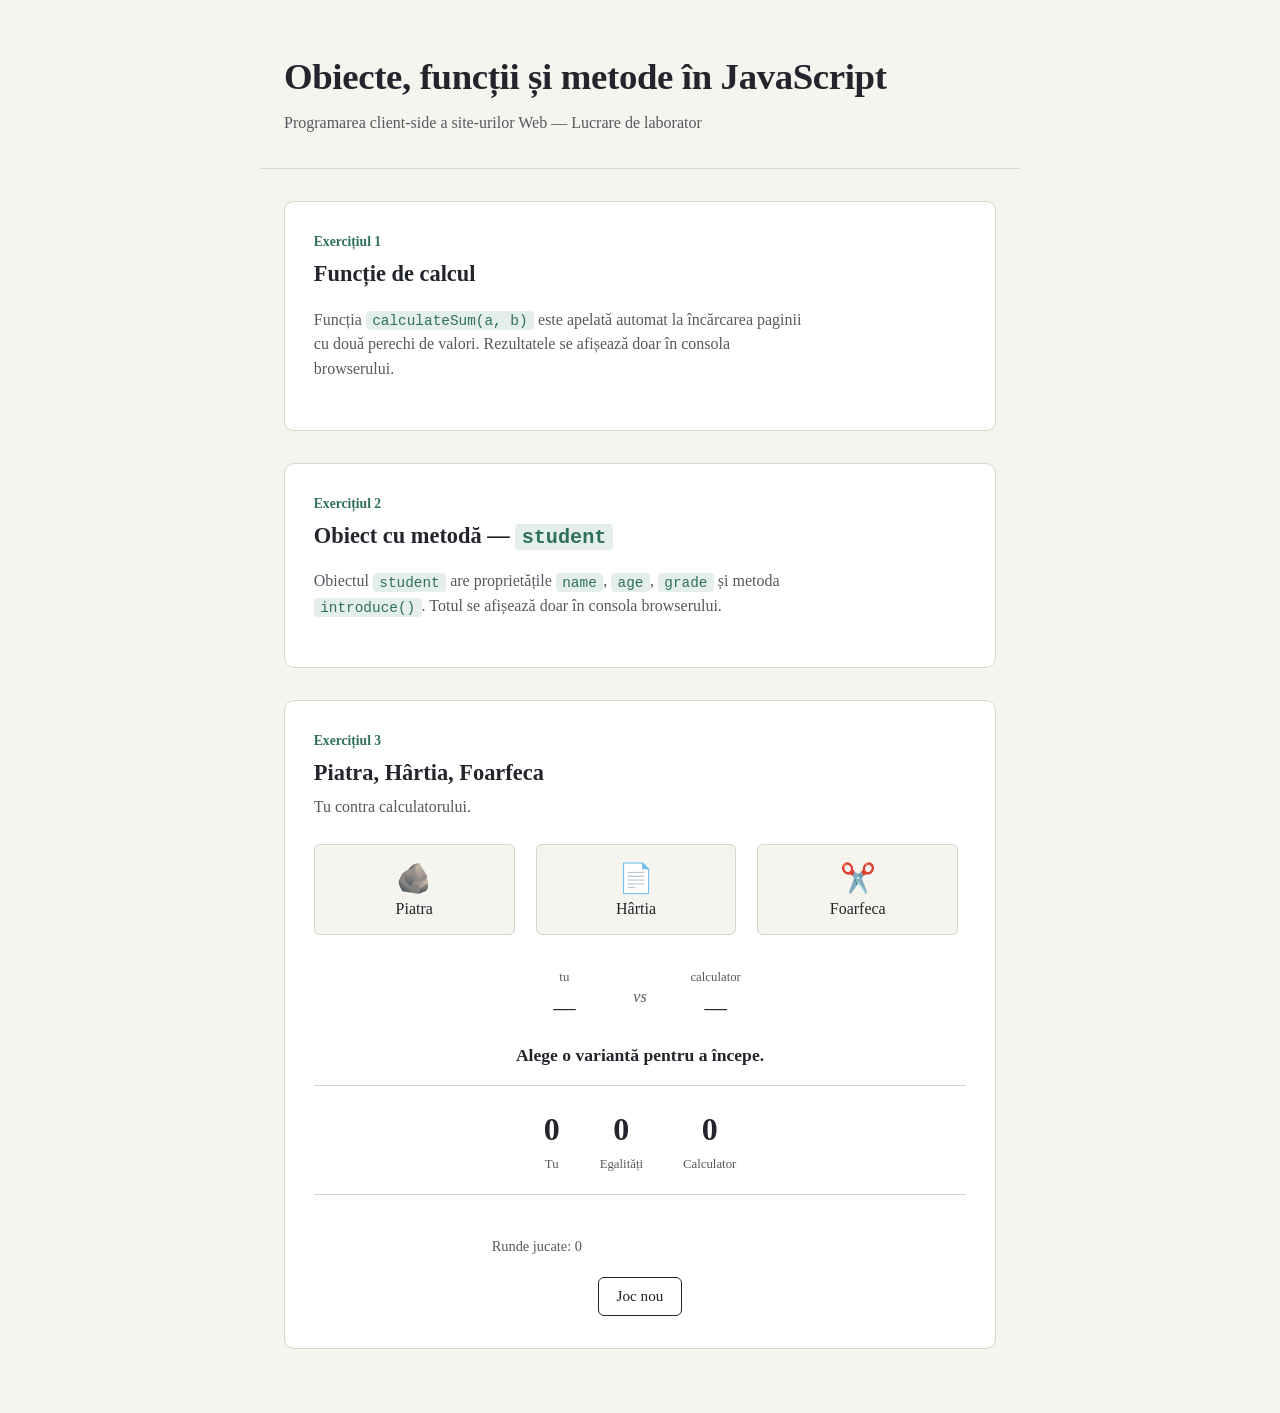
<file: Lab 3/index.html>
<!DOCTYPE html>
<html lang="ro">
<head>
<meta charset="UTF-8">
<meta name="viewport" content="width=device-width, initial-scale=1.0">
<title>Laborator JS — Funcții, Obiecte, Metode</title>
<link rel="stylesheet" href="style.css">
</head>
<body>

  <header class="page-header">
    <h1>Obiecte, funcții și metode în JavaScript</h1>
    <p class="subtitle">Programarea client-side a site-urilor Web — Lucrare de laborator</p>
  </header>

  <main>


    <section class="card" id="ex1">
      <div class="card-label">Exercițiul 1</div>
      <h2>Funcție de calcul</h2>
      <p>Funcția <code>calculateSum(a, b)</code> este apelată automat la încărcarea paginii cu două perechi de valori. Rezultatele se afișează doar în consola browserului.</p>
      
    </section>

   
    <section class="card" id="ex2">
      <div class="card-label">Exercițiul 2</div>
      <h2>Obiect cu metodă — <code>student</code></h2>
      <p>Obiectul <code>student</code> are proprietățile <code>name</code>, <code>age</code>, <code>grade</code> și metoda <code>introduce()</code>. Totul se afișează doar în consola browserului.</p>
      
    </section>

  
    <section class="card game-card" id="ex3">
      <div class="card-label">Exercițiul 3</div>
      <h2>Piatra, Hârtia, Foarfeca</h2>
      <p class="game-tagline">Tu contra calculatorului.</p>

      <div class="choices">
        <button class="choice-btn" data-choice="piatra">
          <span class="emoji">🪨</span> Piatra
        </button>
        <button class="choice-btn" data-choice="hartia">
          <span class="emoji">📄</span> Hârtia
        </button>
        <button class="choice-btn" data-choice="foarfeca">
          <span class="emoji">✂️</span> Foarfeca
        </button>
      </div>

      <div class="round-display">
        <div class="round-side">
          <span class="round-label">Tu</span>
          <span id="playerChoice" class="round-value">—</span>
        </div>
        <div class="vs">vs</div>
        <div class="round-side">
          <span class="round-label">Calculator</span>
          <span id="computerChoice" class="round-value">—</span>
        </div>
      </div>

      <div id="roundResult" class="round-result">Alege o variantă pentru a începe.</div>

      <div class="score-board">
        <div class="score-item">
          <span class="score-number" id="playerScore">0</span>
          <span class="score-label">Tu</span>
        </div>
        <div class="score-item">
          <span class="score-number" id="drawScore">0</span>
          <span class="score-label">Egalități</span>
        </div>
        <div class="score-item">
          <span class="score-number" id="computerScore">0</span>
          <span class="score-label">Calculator</span>
        </div>
      </div>

      <p id="leaderMessage" class="leader-message"></p>
      <p id="roundsPlayed" class="rounds-played">Runde jucate: 0</p>

      <button id="newGameBtn" class="new-game-btn">Joc nou</button>
    </section>

  </main>

  <script src="script.js"></script>
</body>
</html>
</file>
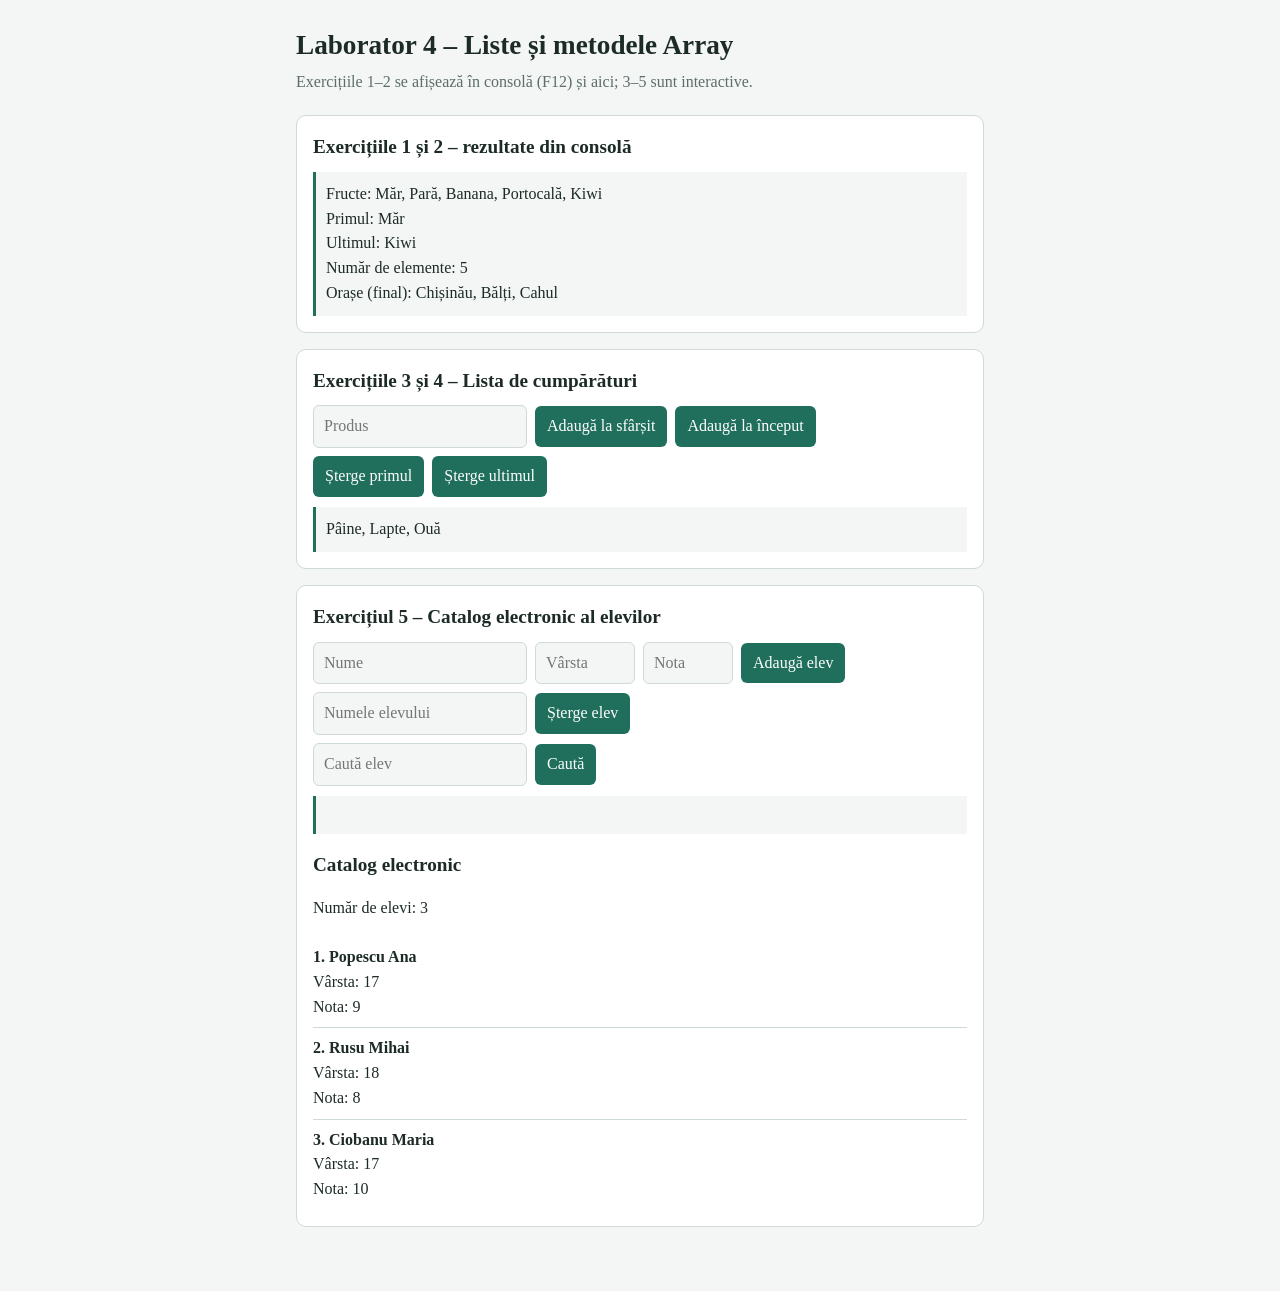
<file: lab 4/index.html>
<!DOCTYPE html>
<html lang="ro">
<head>
<meta charset="UTF-8">
<meta name="viewport" content="width=device-width, initial-scale=1">
<title>Laborator 4 – Liste și metodele Array</title>
<link rel="stylesheet" href="style.css">
</head>
<body>
<main>
<h1>Laborator 4 – Liste și metodele Array</h1>
<p class="sub">Exercițiile 1–2 se afișează în consolă (F12) și aici; 3–5 sunt interactive.</p>

<section>
<h2>Exercițiile 1 și 2 – rezultate din consolă</h2>
<div class="out" id="ex12"></div>
</section>

<section>
<h2>Exercițiile 3 și 4 – Lista de cumpărături</h2>
<div class="row">
<input id="produs" placeholder="Produs">
<button onclick="adaugaSfarsit()">Adaugă la sfârșit</button>
<button onclick="adaugaInceput()">Adaugă la început</button>
</div>
<div class="row">
<button onclick="stergePrimul()">Șterge primul</button>
<button onclick="stergeUltimul()">Șterge ultimul</button>
</div>
<div class="out" id="lista"></div>
</section>

<section>
<h2>Exercițiul 5 – Catalog electronic al elevilor</h2>
<div class="row">
<input id="nume" placeholder="Nume">
<input id="varsta" type="number" placeholder="Vârsta" style="width:100px">
<input id="nota" type="number" placeholder="Nota" style="width:90px">
<button onclick="adaugaElev()">Adaugă elev</button>
</div>
<div class="row">
<input id="numeSterge" placeholder="Numele elevului">
<button onclick="stergeElev()">Șterge elev</button>
</div>
<div class="row">
<input id="numeCauta" placeholder="Caută elev">
<button onclick="cautaElev()">Caută</button>
</div>
<div class="out" id="rezultat"></div>
<h2 style="margin-top:16px">Catalog electronic</h2>
<p id="numar"></p>
<div id="catalog"></div>
</section>
</main>

<script src="script.js"></script>
</body>
</html>
</file>
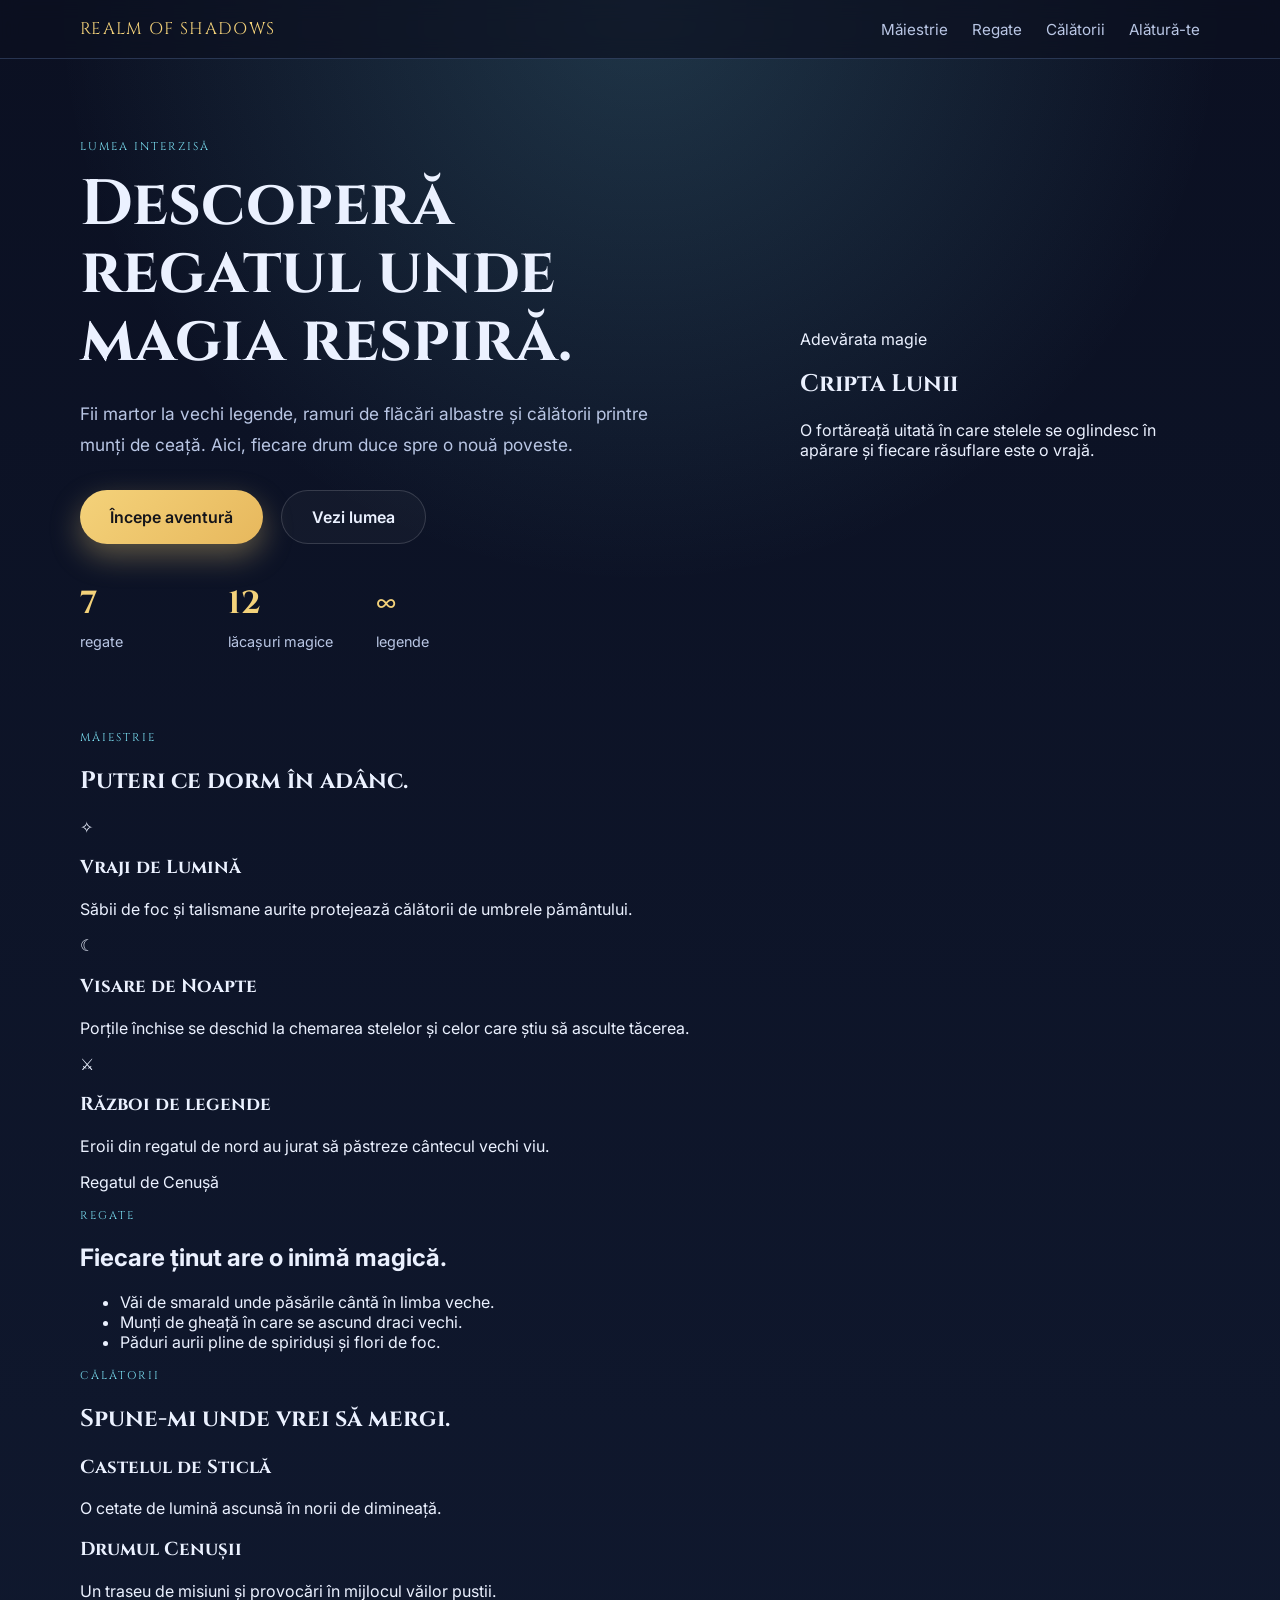
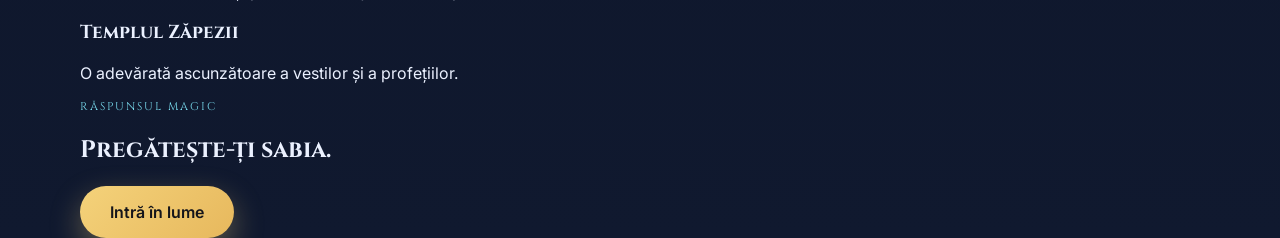
<file: Lab1/INDEX.HTML>
<!DOCTYPE html>
<html lang="ro">
  <head>
    <meta charset="UTF-8" />
    <meta name="viewport" content="width=device-width, initial-scale=1.0" />
    <title>Realm of Shadows</title>
    <meta
      name="description"
      content="Un mini site fantasy cu aventuri, magie și regate antice."
    />
    <link rel="preconnect" href="https://fonts.googleapis.com" />
    <link rel="preconnect" href="https://fonts.gstatic.com" crossorigin />
    <link
      href="https://fonts.googleapis.com/css2?family=Cinzel:wght@400;600;700&family=Inter:wght@400;500;600;700&display=swap"
      rel="stylesheet"
    />
    <link rel="stylesheet" href="style.css" />
  </head>
  <body>
    <header class="topbar">
      <div class="container nav">
        <div class="brand">Realm of Shadows</div>
        <nav>
          <a href="#magic">Măiestrie</a>
          <a href="#kingdoms">Regate</a>
          <a href="#quest">Călătorii</a>
          <a href="#join">Alătură-te</a>
        </nav>
      </div>
    </header>

    <main>
      <section class="hero">
        <div class="container hero-content">
          <div class="hero-text">
            <p class="eyebrow">Lumea interzisă</p>
            <h1>Descoperă regatul unde magia respiră.</h1>
            <p class="lead">
              Fii martor la vechi legende, ramuri de flăcări albastre și călătorii
              printre munți de ceață. Aici, fiecare drum duce spre o nouă poveste.
            </p>
            <div class="actions">
              <a class="btn primary" href="#join">Începe aventură</a>
              <a class="btn secondary" href="#magic">Vezi lumea</a>
            </div>
            <ul class="stats">
              <li><strong>7</strong><span>regate</span></li>
              <li><strong>12</strong><span>lăcașuri magice</span></li>
              <li><strong>∞</strong><span>legende</span></li>
            </ul>
          </div>

          <div class="hero-card">
            <div class="card-glow"></div>
            <div class="card-inner">
              <p class="label">Adevărata magie</p>
              <h2>Cripta Lunii</h2>
              <div class="seal">
               
              </div>
              <p>
                O fortăreață uitată în care stelele se oglindesc în apărare și
                fiecare răsuflare este o vrajă.
              </p>
            </div>
          </div>
        </div>
      </section>

      <section id="magic" class="panel">
        <div class="container">
          <div class="section-heading">
            <p class="eyebrow">Măiestrie</p>
            <h2>Puteri ce dorm în adânc.</h2>
          </div>

          <div class="cards three-col">
            <article class="feature-card">
              <span class="icon">✧</span>
              <h3>Vraji de Lumină</h3>
              <p>
                Săbii de foc și talismane aurite protejează călătorii de umbrele
                pământului.
              </p>
            </article>

            <article class="feature-card">
              <span class="icon">☾</span>
              <h3>Visare de Noapte</h3>
              <p>
                Porțile închise se deschid la chemarea stelelor și celor care știu să
                asculte tăcerea.
              </p>
            </article>

            <article class="feature-card">
              <span class="icon">⚔</span>
              <h3>Război de legende</h3>
              <p>
                Eroii din regatul de nord au jurat să păstreze cântecul vechi viu.
              </p>
            </article>
          </div>
        </div>
      </section>

      <section id="kingdoms" class="kingdoms">
        <div class="container two-col">
          <div class="image-block">
            <div class="forest-card">
              <p>Regatul de Cenușă</p>
            </div>
          </div>

          <div class="text-block">
            <p class="eyebrow">Regate</p>
            <h2>Fiecare ținut are o inimă magică.</h2>
            <ul>
              <li>Văi de smarald unde păsările cântă în limba veche.</li>
              <li>Munți de gheață în care se ascund draci vechi.</li>
              <li>Păduri aurii pline de spiriduși și flori de foc.</li>
            </ul>
          </div>
        </div>
      </section>

      <section id="quest" class="quest">
        <div class="container">
          <div class="section-heading center">
            <p class="eyebrow">Călătorii</p>
            <h2>Spune-mi unde vrei să mergi.</h2>
          </div>

          <div class="quest-grid">
            <div class="quest-box">
              <h3>Castelul de Sticlă</h3>
              <p>O cetate de lumină ascunsă în norii de dimineață.</p>
            </div>
            <div class="quest-box dark">
              <h3>Drumul Cenușii</h3>
              <p>Un traseu de misiuni și provocări în mijlocul văilor pustii.</p>
            </div>
            <div class="quest-box">
              <h3>Templul Zăpezii</h3>
              <p>O adevărată ascunzătoare a vestilor și a profețiilor.</p>
            </div>
          </div>
        </div>
      </section>
    </main>

    <footer id="join" class="footer">
      <div class="container footer-inner">
        <div>
          <p class="eyebrow">Răspunsul magic</p>
          <h2>Pregătește-ți sabia.</h2>
        </div>
        <a class="btn primary" id="enter-world" href="#">Intră în lume</a>
      </div>
    </footer>
    <script src="../script.js"></script>
  </body>
</html>
</file>
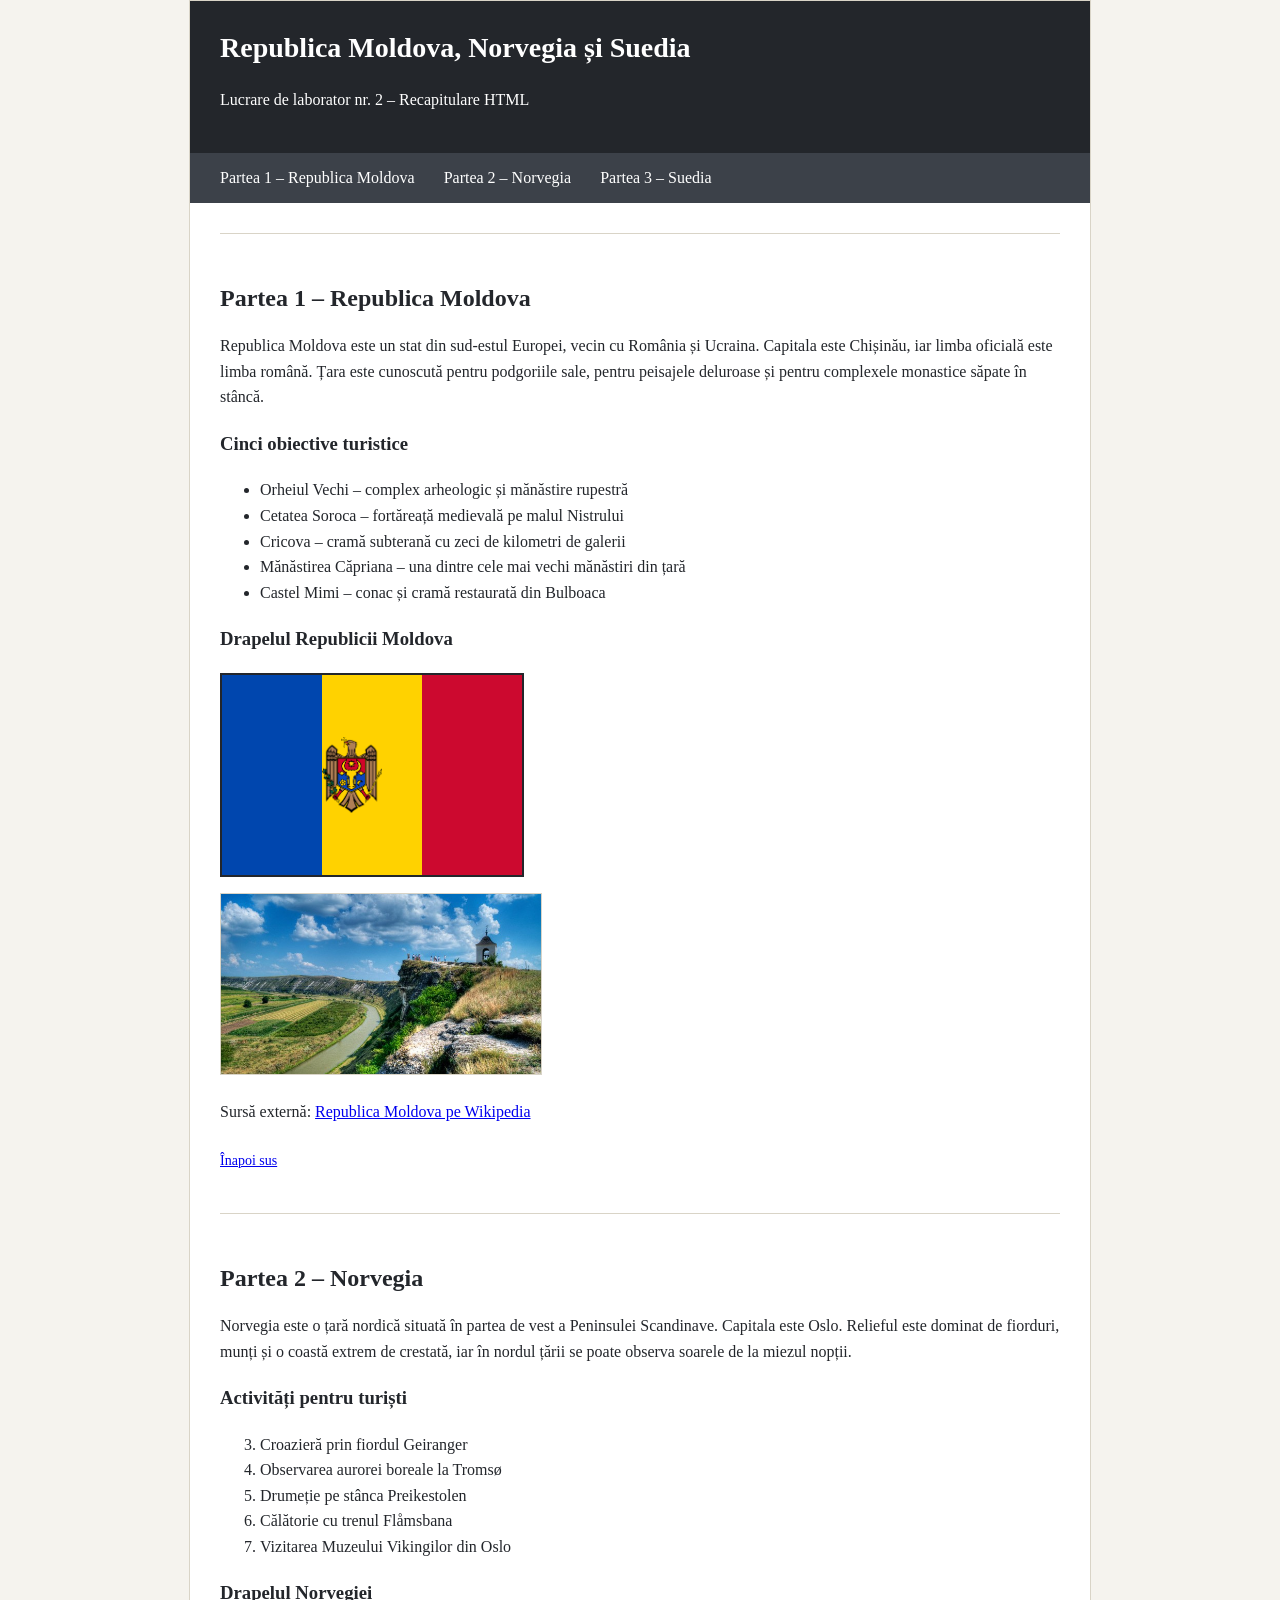
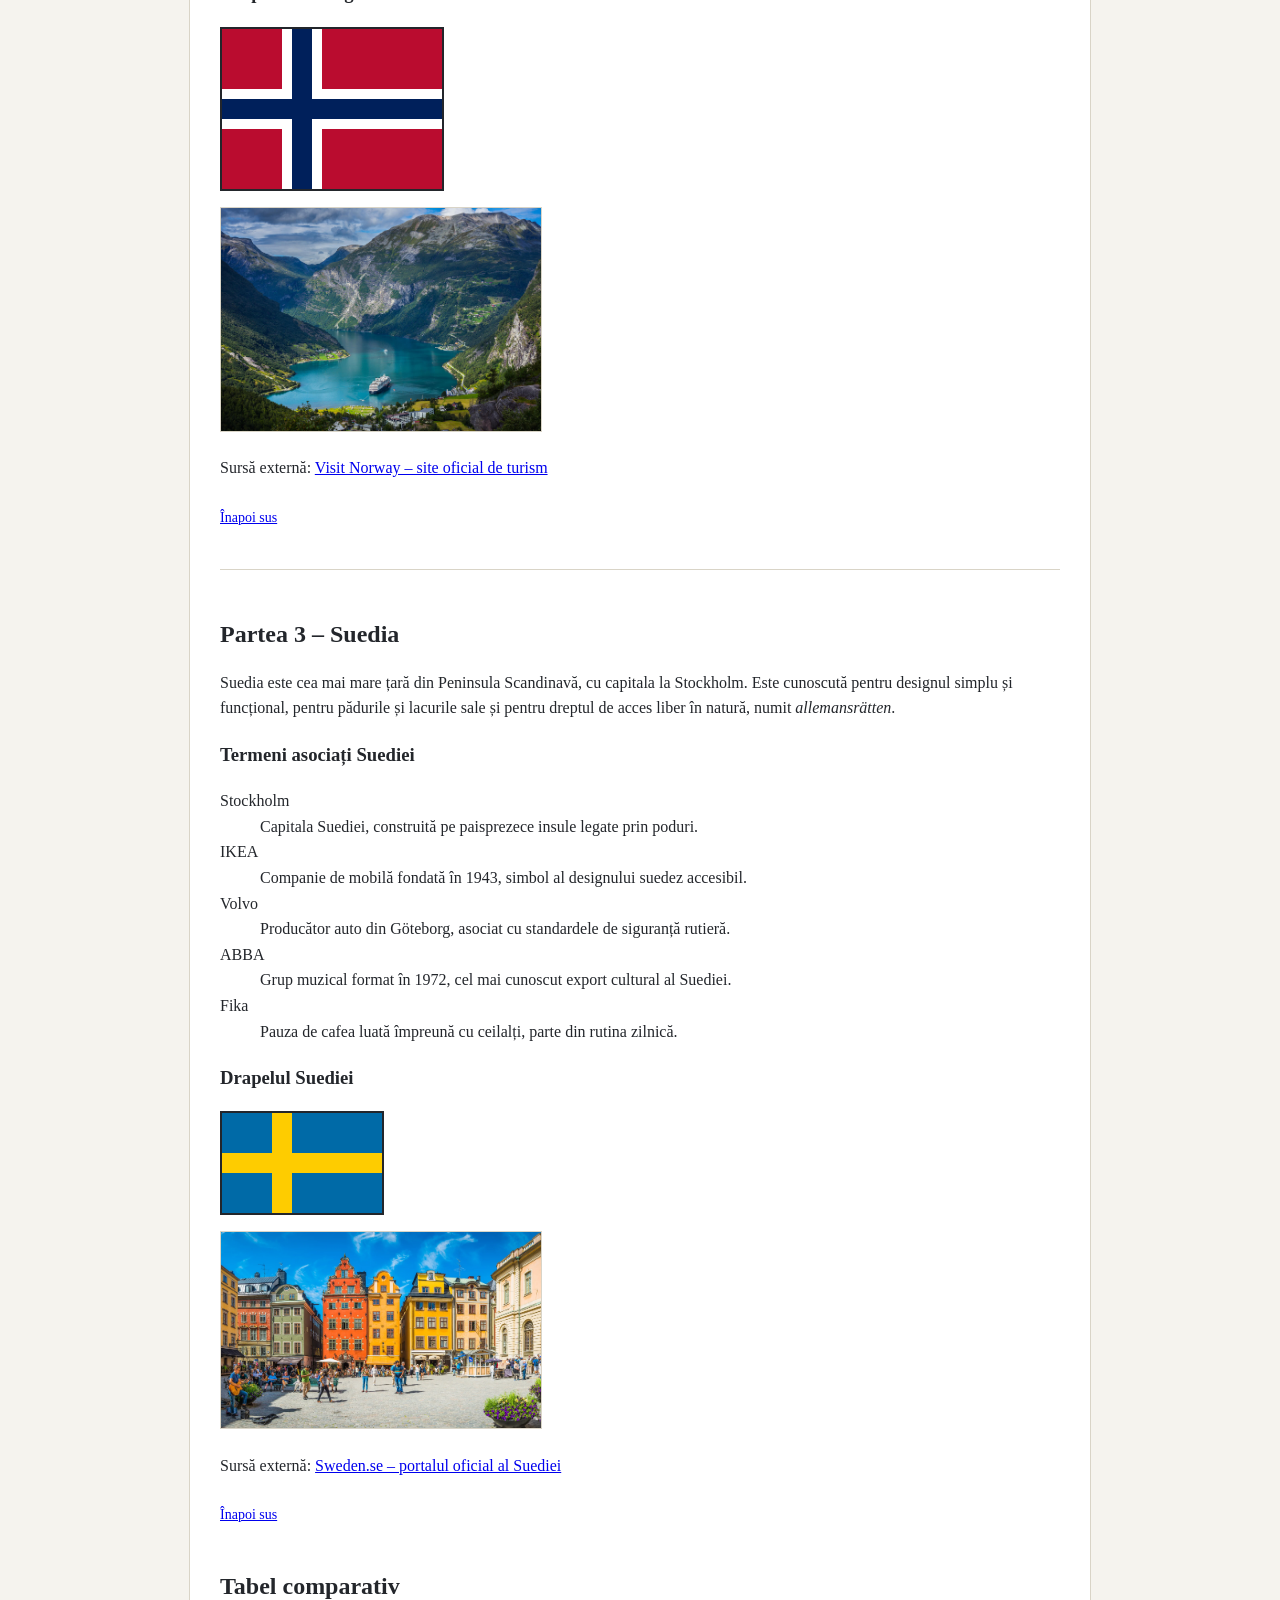
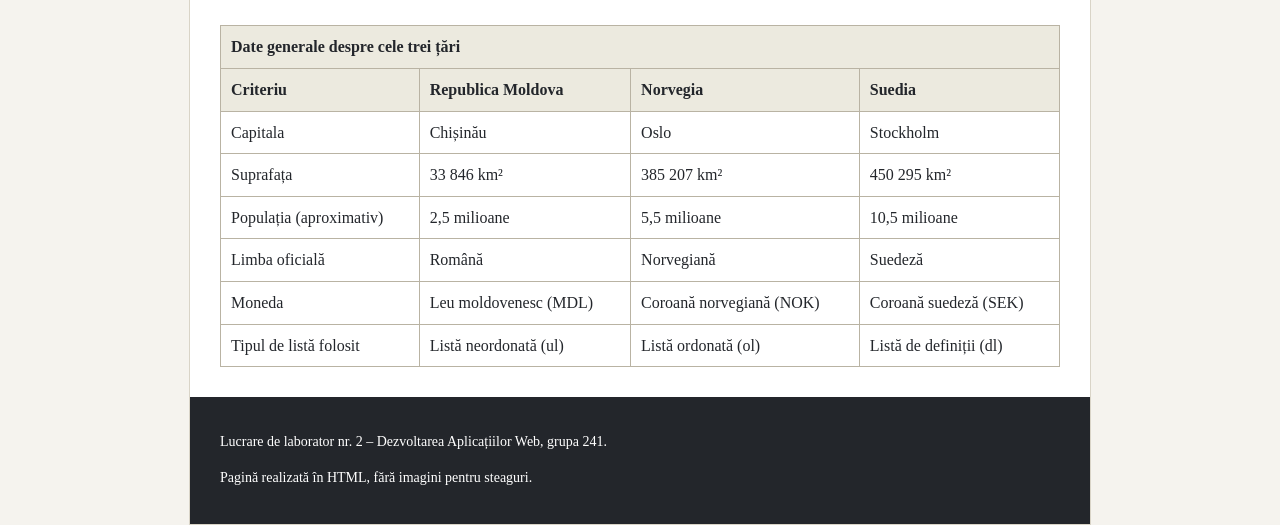
<file: Lab2/index.html>
<!DOCTYPE html>
<html lang="ro">
<head>
    <meta charset="UTF-8">
    <meta name="viewport" content="width=device-width, initial-scale=1.0">
    <title>Republica Moldova, Norvegia și Suedia</title>
    <link rel="stylesheet" href="style.css">
</head>

<body>

<div id="container">

    
    <div id="header">
        <header>
            <h1 id="sus">Republica Moldova, Norvegia și Suedia</h1>
            <p>Lucrare de laborator nr. 2 – Recapitulare HTML</p>
        </header>
    </div>

    
    <div id="meniu">
        <nav>
            <a href="#partea1">Partea 1 – Republica Moldova</a>
            <a href="#partea2">Partea 2 – Norvegia</a>
            <a href="#partea3">Partea 3 – Suedia</a>
        </nav>
    </div>

    
    <div id="continut">

        
        <div class="tara" id="partea1">
            <section>
                <article>
                    <h2>Partea 1 – Republica Moldova</h2>

                    <p>
                        Republica Moldova este un stat din sud-estul Europei, vecin cu România și Ucraina.
                        Capitala este Chișinău, iar limba oficială este limba română. Țara este cunoscută
                        pentru podgoriile sale, pentru peisajele deluroase și pentru complexele monastice
                        săpate în stâncă.
                    </p>

                    <h3>Cinci obiective turistice</h3>
                    <ul>
                        <li>Orheiul Vechi – complex arheologic și mănăstire rupestră</li>
                        <li>Cetatea Soroca – fortăreață medievală pe malul Nistrului</li>
                        <li>Cricova – cramă subterană cu zeci de kilometri de galerii</li>
                        <li>Mănăstirea Căpriana – una dintre cele mai vechi mănăstiri din țară</li>
                        <li>Castel Mimi – conac și cramă restaurată din Bulboaca</li>
                    </ul>

                    <h3>Drapelul Republicii Moldova</h3>
                    <table class="steag">
                        <tr>
                            <td class="md-albastru l100 i200"></td>
                            <td class="md-galben l100 i200">
                                <img src="Coat_of_arms_of_Moldova.svg.webp" style="width: 60px;" alt="">
                            </td>
                            <td class="md-rosu l100 i200"></td>
                        </tr>
                    </table>

                    <p>
                        <img class="foto"
                             src="orheiul_vechi_trebujeni_moldova_51-620x349.jpg"
                             alt="Peisaj de la Orheiul Vechi, Republica Moldova">
                    </p>

                    <p>
                        Sursă externă:
                        <a href="https://ro.wikipedia.org/wiki/Republica_Moldova" target="_blank">
                            Republica Moldova pe Wikipedia
                        </a>
                    </p>

                    <a class="sus" href="#sus">Înapoi sus</a>
                </article>
            </section>
        </div>

        
        <div class="tara" id="partea2">
            <section>
                <article>
                    <h2>Partea 2 – Norvegia</h2>

                    <p>
                        Norvegia este o țară nordică situată în partea de vest a Peninsulei Scandinave.
                        Capitala este Oslo. Relieful este dominat de fiorduri, munți și o coastă extrem
                        de crestată, iar în nordul țării se poate observa soarele de la miezul nopții.
                    </p>

                    <h3>Activități pentru turiști</h3>
                    <ol start="3">
                        <li>Croazieră prin fiordul Geiranger</li>
                        <li>Observarea aurorei boreale la Tromsø</li>
                        <li>Drumeție pe stânca Preikestolen</li>
                        <li>Călătorie cu trenul Flåmsbana</li>
                        <li>Vizitarea Muzeului Vikingilor din Oslo</li>
                    </ol>

                    <h3>Drapelul Norvegiei</h3>
                    <table class="steag">
                        <tr>
                             <td class="no-rosu l60 i60" colspan="6"></td>
                            <td class="no-alb l10"></td>
                            <td class="no-albastru l20" colspan="2"></td>
                            <td class="no-alb l10"></td>
                            <td class="no-rosu l120" colspan="12"></td>
                        </tr>
                        <tr>
                            <td class="no-alb i10" colspan="7"></td>
                            <td class="no-albastru i10" colspan="2"></td>
                            <td class="no-alb i10" colspan="13"></td>
                        </tr>
                        <tr>
                            <td class="no-albastru i20" colspan="22"></td>
                        </tr>
                        <tr>
                            <td class="no-alb i10" colspan="7"></td>
                            <td class="no-albastru i10" colspan="2"></td>
                            <td class="no-alb i10" colspan="13"></td>
                        </tr>
                        <tr>
                            <td class="no-rosu i60" colspan="6"></td>
                            <td class="no-alb"></td>
                            <td class="no-albastru" colspan="2"></td>
                            <td class="no-alb"></td>
                            <td class="no-rosu" colspan="12"></td>
                        </tr>
                    </table>

                    <p>
                        <img class="foto"
                             src="Geirangerfjord-Norvegia-2.jpg"
                             alt="Fiordul Geiranger din Norvegia">
                    </p>

                    <p>
                        Sursă externă:
                        <a href="https://www.visitnorway.com/" target="_blank">
                            Visit Norway – site oficial de turism
                        </a>
                    </p>

                    <a class="sus" href="#sus">Înapoi sus</a>
                </article>
            </section>
        </div>

        
        <div class="tara" id="partea3">
            <section>
                <article>
                    <h2>Partea 3 – Suedia</h2>

                    <p>
                        Suedia este cea mai mare țară din Peninsula Scandinavă, cu capitala la Stockholm.
                        Este cunoscută pentru designul simplu și funcțional, pentru pădurile și lacurile
                        sale și pentru dreptul de acces liber în natură, numit <em>allemansrätten</em>.
                    </p>

                    <h3>Termeni asociați Suediei</h3>
                    <dl>
                        <dt>Stockholm</dt>
                        <dd>Capitala Suediei, construită pe paisprezece insule legate prin poduri.</dd>

                        <dt>IKEA</dt>
                        <dd>Companie de mobilă fondată în 1943, simbol al designului suedez accesibil.</dd>

                        <dt>Volvo</dt>
                        <dd>Producător auto din Göteborg, asociat cu standardele de siguranță rutieră.</dd>

                        <dt>ABBA</dt>
                        <dd>Grup muzical format în 1972, cel mai cunoscut export cultural al Suediei.</dd>

                        <dt>Fika</dt>
                        <dd>Pauza de cafea luată împreună cu ceilalți, parte din rutina zilnică.</dd>
                    </dl>

                    <h3>Drapelul Suediei</h3>
                    <table class="steag">
                        <tr>
                            <td class="se-albastru l50 i40" colspan="5"></td>
                            <td class="se-galben l20" colspan="2"></td>
                            <td class="se-albastru l90" colspan="9"></td>
                        </tr>
                        <tr>
                            <td class="se-galben i20" colspan="16"></td>
                        </tr>
                        <tr>
                            <td class="se-albastru i40" colspan="5"></td>
                            <td class="se-galben" colspan="2"></td>
                            <td class="se-albastru" colspan="9"></td>
                        </tr>
                    </table>

                    <p>
                        <img class="foto"
                             src="Buildings-square-Stockholm-Gamla-Stan.webp"
                             alt="Orașul vechi Gamla Stan din Stockholm, Suedia">
                    </p>

                    <p>
                        Sursă externă:
                        <a href="https://sweden.se/" target="_blank">
                            Sweden.se – portalul oficial al Suediei
                        </a>
                    </p>

                    <a class="sus" href="#sus">Înapoi sus</a>
                </article>
            </section>
        </div>

        
        <div id="comparatie">
            <section>
                <h2>Tabel comparativ</h2>

                <table id="tabel-comparativ">
                    <tr>
                        <th colspan="4">Date generale despre cele trei țări</th>
                    </tr>
                    <tr>
                        <th>Criteriu</th>
                        <th>Republica Moldova</th>
                        <th>Norvegia</th>
                        <th>Suedia</th>
                    </tr>
                    <tr>
                        <td>Capitala</td>
                        <td>Chișinău</td>
                        <td>Oslo</td>
                        <td>Stockholm</td>
                    </tr>
                    <tr>
                        <td>Suprafața</td>
                        <td>33 846 km²</td>
                        <td>385 207 km²</td>
                        <td>450 295 km²</td>
                    </tr>
                    <tr>
                        <td>Populația (aproximativ)</td>
                        <td>2,5 milioane</td>
                        <td>5,5 milioane</td>
                        <td>10,5 milioane</td>
                    </tr>
                    <tr>
                        <td>Limba oficială</td>
                        <td>Română</td>
                        <td>Norvegiană</td>
                        <td>Suedeză</td>
                    </tr>
                    <tr>
                        <td>Moneda</td>
                        <td>Leu moldovenesc (MDL)</td>
                        <td>Coroană norvegiană (NOK)</td>
                        <td>Coroană suedeză (SEK)</td>
                    </tr>
                    <tr>
                        <td>Tipul de listă folosit</td>
                        <td>Listă neordonată (ul)</td>
                        <td>Listă ordonată (ol)</td>
                        <td>Listă de definiții (dl)</td>
                    </tr>
                </table>
            </section>
        </div>

    </div>

    
    <div id="footer">
        <footer>
            <p>Lucrare de laborator nr. 2 – Dezvoltarea Aplicațiilor Web, grupa 241.</p>
            <p>Pagină realizată în HTML, fără imagini pentru steaguri.</p>
        </footer>
    </div>

</div>

</body>
</html>
</file>
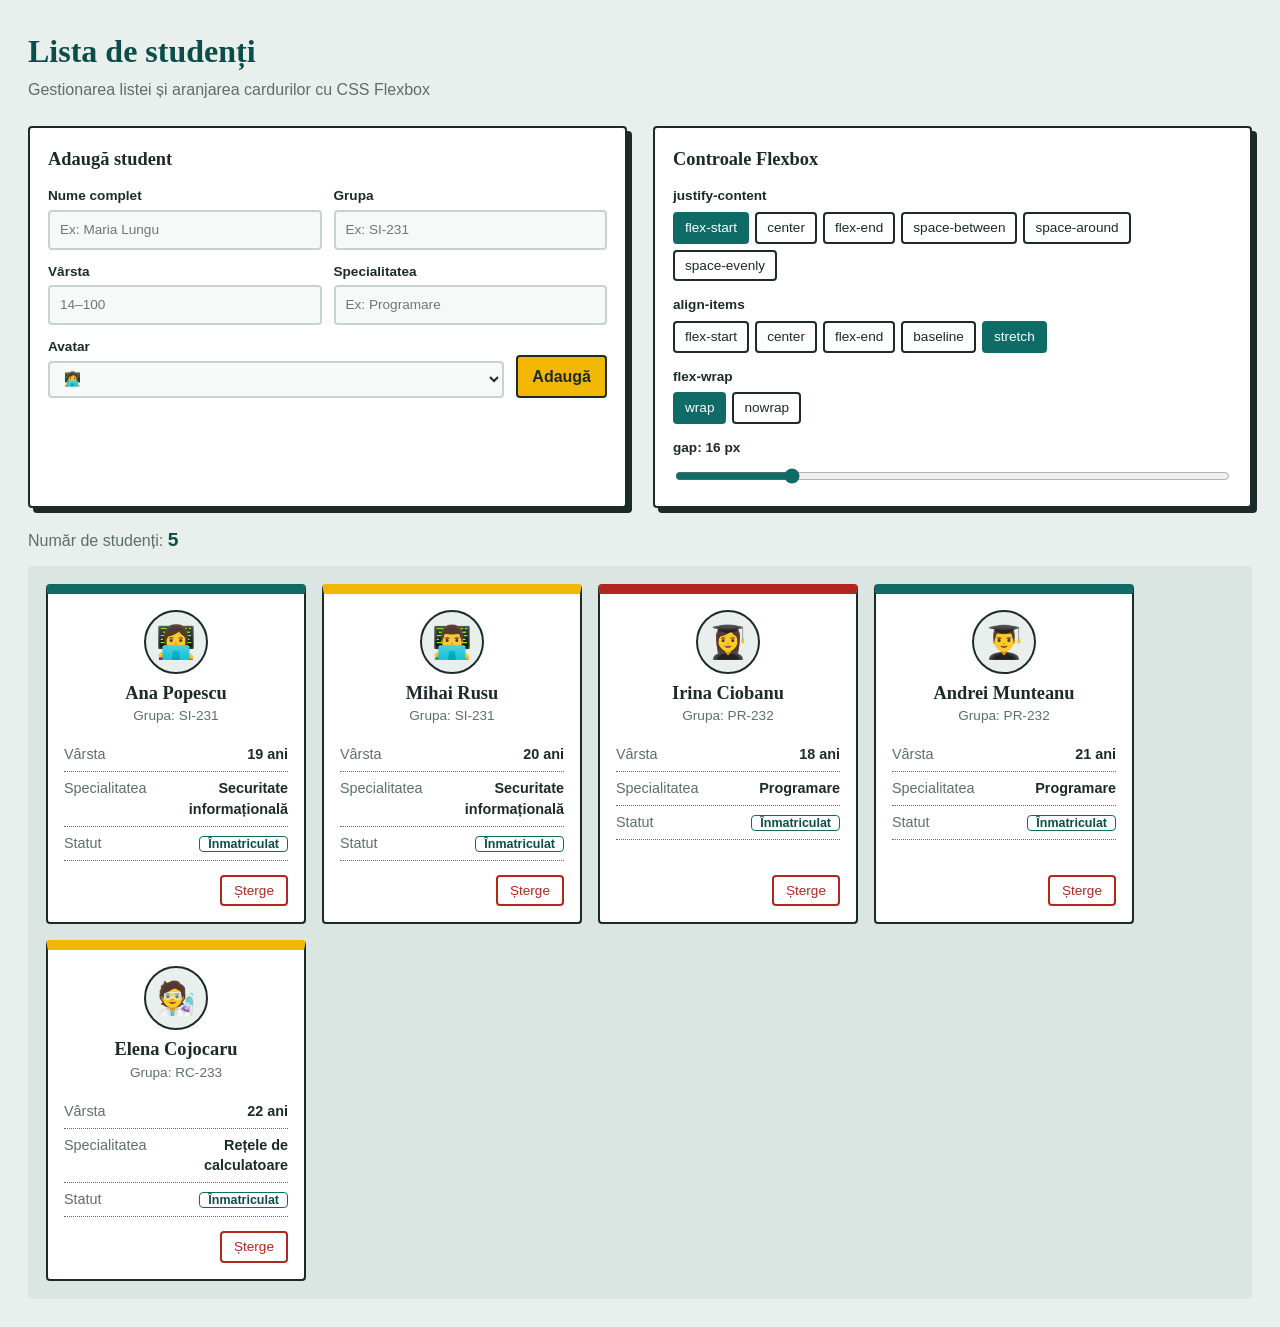
<file: lab5/index.html>
<!DOCTYPE html>
<html lang="ro">
<head>
<meta charset="UTF-8">
<meta name="viewport" content="width=device-width, initial-scale=1">
<title>Lista de studenți – Flexbox</title>
<link rel="stylesheet" href="style.css">
</head>
<body>
  <h1>Lista de studenți</h1>
  <p class="sub">Gestionarea listei și aranjarea cardurilor cu CSS Flexbox</p>

  <div class="panels">
    <section class="panel">
      <h2>Adaugă student</h2>
      <form id="studentForm" novalidate>
        <label>Nume complet <input id="name" type="text" placeholder="Ex: Maria Lungu"></label>
        <label>Grupa <input id="group" type="text" placeholder="Ex: SI-231"></label>
        <label>Vârsta <input id="age" type="number" placeholder="14–100" step="1"></label>
        <label>Specialitatea <input id="specialty" type="text" placeholder="Ex: Programare"></label>
        <label>Avatar
          <select id="avatar">
            <option>👩‍💻</option><option>👨‍💻</option><option>👩‍🎓</option><option>👨‍🎓</option>
            <option>🧑‍🔬</option><option>🧑‍🎨</option>
          </select>
        </label>
        <button class="primary" type="submit">Adaugă</button>
        <p id="formError" role="alert"></p>
      </form>
    </section>

    <section class="panel">
      <h2>Controale Flexbox</h2>
      <div class="group"><span>justify-content</span>
        <div class="btns" data-prop="justifyContent">
          <button class="active">flex-start</button><button>center</button><button>flex-end</button>
          <button>space-between</button><button>space-around</button><button>space-evenly</button>
        </div></div>
      <div class="group"><span>align-items</span>
        <div class="btns" data-prop="alignItems">
          <button>flex-start</button><button>center</button><button>flex-end</button>
          <button>baseline</button><button class="active">stretch</button>
        </div></div>
      <div class="group"><span>flex-wrap</span>
        <div class="btns" data-prop="flexWrap">
          <button class="active">wrap</button><button>nowrap</button>
        </div></div>
      <div class="group"><span>gap: <b id="gapValue">16</b> px</span>
        <div class="gap-row"><input id="gap" type="range" min="0" max="80" value="16"></div></div>
    </section>
  </div>

  <p class="count" style="margin-top:18px">Număr de studenți: <b id="count">0</b></p>
  <div id="list" aria-live="polite"></div>

<script src="script.js"></script>
</body>
</html>
</file>
<file: Lab 3/style.css>
:root {
  --paper: #f6f4ee;
  --ink: #22252b;
  --ink-soft: #55595f;
  --line: #d8d4c8;
  --accent: #2f6f5e;
  --accent-soft: #e4efe9;
  --lose: #a44a3f;
  --draw: #9c8a3f;
  font-size: 16px;
}

* { box-sizing: border-box; }

body {
  margin: 0;
  background: var(--paper);
  color: var(--ink);
  font-family: "Iowan Old Style", "Palatino Linotype", Georgia, serif;
  line-height: 1.55;
}

.page-header {
  padding: 3rem 1.5rem 2rem;
  text-align: left;
  max-width: 760px;
  margin: 0 auto;
  border-bottom: 1px solid var(--line);
}

.page-header h1 {
  font-size: clamp(1.6rem, 4vw, 2.3rem);
  margin: 0 0 0.4rem;
  font-weight: 600;
  letter-spacing: -0.01em;
}

.subtitle {
  color: var(--ink-soft);
  margin: 0;
  font-size: 1rem;
}

main {
  max-width: 760px;
  margin: 0 auto;
  padding: 2rem 1.5rem 4rem;
  display: flex;
  flex-direction: column;
  gap: 2rem;
}

.card {
  background: #fff;
  border: 1px solid var(--line);
  border-radius: 10px;
  padding: 1.8rem 1.8rem 2rem;
}

.card-label {
  font-size: 0.85rem;
  color: var(--accent);
  font-weight: 600;
  margin-bottom: 0.3rem;
}

.card h2 {
  margin: 0 0 0.6rem;
  font-size: 1.4rem;
}

.card p {
  color: var(--ink-soft);
  max-width: 62ch;
}

code {
  background: var(--accent-soft);
  padding: 0.1rem 0.4rem;
  border-radius: 4px;
  font-family: "SFMono-Regular", Consolas, monospace;
  font-size: 0.9em;
  color: var(--accent);
}

.hint {
  font-size: 0.9rem;
  color: var(--ink-soft);
  font-style: italic;
}

button {
  font-family: inherit;
  font-size: 0.95rem;
  border: 1px solid var(--ink);
  background: var(--ink);
  color: var(--paper);
  padding: 0.6rem 1.1rem;
  border-radius: 6px;
  cursor: pointer;
  margin: 0.3rem 0.5rem 0.3rem 0;
  transition: transform 0.08s ease, opacity 0.15s ease;
}

button:hover { opacity: 0.85; }
button:active { transform: scale(0.97); }

.output {
  margin-top: 1rem;
  padding: 0.9rem 1rem;
  background: var(--accent-soft);
  border-radius: 8px;
  min-height: 1.2rem;
  font-size: 0.95rem;
  color: var(--ink);
}



.game-tagline {
  margin-top: -0.3rem;
  margin-bottom: 1.2rem;
}

.choices {
  display: flex;
  gap: 0.8rem;
  flex-wrap: wrap;
}

.choice-btn {
  flex: 1 1 140px;
  background: var(--paper);
  color: var(--ink);
  border: 1px solid var(--line);
  padding: 1rem;
  font-size: 1rem;
  display: flex;
  flex-direction: column;
  align-items: center;
  gap: 0.3rem;
}

.choice-btn:hover {
  border-color: var(--accent);
  background: var(--accent-soft);
}

.choice-btn .emoji {
  font-size: 1.8rem;
}

.round-display {
  display: flex;
  align-items: center;
  justify-content: center;
  gap: 1.5rem;
  margin: 1.8rem 0 1rem;
}

.round-side {
  display: flex;
  flex-direction: column;
  align-items: center;
  min-width: 90px;
}

.round-label {
  font-size: 0.8rem;
  color: var(--ink-soft);
  text-transform: lowercase;
}

.round-value {
  font-size: 1.4rem;
  margin-top: 0.2rem;
}

.vs {
  color: var(--ink-soft);
  font-style: italic;
}

.round-result {
  text-align: center;
  font-size: 1.1rem;
  font-weight: 600;
  margin: 1rem 0;
  min-height: 1.6rem;
}

.round-result.win { color: var(--accent); }
.round-result.lose { color: var(--lose); }
.round-result.draw { color: var(--draw); }

.score-board {
  display: flex;
  justify-content: center;
  gap: 2.5rem;
  padding: 1.2rem 0;
  border-top: 1px solid var(--line);
  border-bottom: 1px solid var(--line);
}

.score-item {
  display: flex;
  flex-direction: column;
  align-items: center;
}

.score-number {
  font-size: 2rem;
  font-weight: 600;
}

.score-label {
  font-size: 0.8rem;
  color: var(--ink-soft);
}

.leader-message {
  text-align: center;
  color: var(--ink-soft);
  margin: 1rem 0 0.2rem;
  min-height: 1.3rem;
}

.rounds-played {
  text-align: center;
  color: var(--ink-soft);
  font-size: 0.9rem;
  margin: 0 0 1.2rem;
}

.new-game-btn {
  display: block;
  margin: 0 auto;
  background: transparent;
  color: var(--ink);
  border: 1px solid var(--ink);
}

.new-game-btn:hover {
  background: var(--ink);
  color: var(--paper);
}

@media (max-width: 480px) {
  .choices { flex-direction: column; }
  .score-board { gap: 1.5rem; }
}
</file>
<file: lab 4/style.css>
:root {
  --bg: #f3f6f4;
  --card: #fff;
  --ink: #1d2b26;
  --mute: #5d6e67;
  --line: #cfdad4;
  --acc: #1f6f5c;
  --accink: #fff;
  --warn: #b3402a;
}

@media (prefers-color-scheme: dark) {
  :root {
    --bg: #121a17;
    --card: #1b2622;
    --ink: #e6efeb;
    --mute: #93a69d;
    --line: #2f4039;
    --acc: #4fc3a1;
    --accink: #08201a;
    --warn: #ff8f78;
  }
}

* { box-sizing: border-box; }

body {
  margin: 0;
  background: var(--bg);
  color: var(--ink);
  font: 16px/1.55 Georgia, "Times New Roman", serif;
}

main {
  max-width: 720px;
  margin: 0 auto;
  padding: 24px 16px 48px;
}

h1 { font-size: 1.7rem; margin: 0 0 4px; }
h2 { font-size: 1.2rem; margin: 0 0 10px; }
p.sub { color: var(--mute); margin: 0 0 20px; }

section {
  background: var(--card);
  border: 1px solid var(--line);
  border-radius: 10px;
  padding: 16px;
  margin-bottom: 16px;
}

input {
  font: inherit;
  padding: 8px 10px;
  border: 1px solid var(--line);
  border-radius: 6px;
  background: var(--bg);
  color: var(--ink);
  max-width: 100%;
}

button {
  font: inherit;
  padding: 8px 12px;
  border: 0;
  border-radius: 6px;
  background: var(--acc);
  color: var(--accink);
  cursor: pointer;
}

button:focus-visible,
input:focus-visible {
  outline: 2px solid var(--acc);
  outline-offset: 2px;
}

.row {
  display: flex;
  flex-wrap: wrap;
  gap: 8px;
  margin: 8px 0;
  align-items: center;
}

.out {
  margin-top: 10px;
  padding: 10px;
  border-left: 3px solid var(--acc);
  background: var(--bg);
  min-height: 2.4em;
  white-space: pre-line;
}

.warn { color: var(--warn); }

.elev {
  padding: 8px 0;
  border-bottom: 1px solid var(--line);
}

.elev:last-child { border: 0; }
</file>
<file: Lab1/style.css>
:root {
  --bg: #0c1020;
  --bg-soft: #121b2f;
  --panel: rgba(18, 27, 47, 0.8);
  --panel-strong: #1a2340;
  --line: rgba(144, 180, 255, 0.22);
  --gold: #f4d27a;
  --gold-soft: #e7b85d;
  --text: #ebf1ff;
  --muted: #b9c6e4;
  --accent: #7bdff2;
  --accent-2: #9b8cff;
  --shadow: rgba(4, 8, 18, 0.7);
}

* {
  box-sizing: border-box;
}

html {
  scroll-behavior: smooth;
}

body {
  margin: 0;
  font-family: "Inter", sans-serif;
  background:
    radial-gradient(circle at top, rgba(123, 223, 242, 0.18), transparent 30%),
    linear-gradient(180deg, #0b1022 0%, #10192f 100%);
  color: var(--text);
}

img {
  max-width: 100%;
  display: block;
}

a {
  text-decoration: none;
  color: inherit;
}

.container {
  width: min(1120px, calc(100% - 32px));
  margin: 0 auto;
}

.topbar {
  position: sticky;
  top: 0;
  z-index: 10;
  backdrop-filter: blur(10px);
  background: rgba(12, 16, 32, 0.7);
  border-bottom: 1px solid var(--line);
}

.nav {
  display: flex;
  align-items: center;
  justify-content: space-between;
  padding: 18px 0;
}

.brand,
.eyebrow,
.hero h1,
.section-heading h2,
.footer h2,
.quest-box h3,
.feature-card h3,
.hero-card h2 {
  font-family: "Cinzel", serif;
}

.brand {
  letter-spacing: 0.08em;
  text-transform: uppercase;
  font-size: 1.05rem;
  color: var(--gold);
}

nav {
  display: flex;
  gap: 24px;
  font-size: 0.95rem;
  color: var(--muted);
}

nav a:hover {
  color: var(--text);
}



.hero-content {
  display: grid;
  grid-template-columns: 1.2fr 0.8fr;
  align-items: center;
  gap: 50px;
  padding: 80px 0;
}

.hero-text {
  max-width: 650px;
}

.eyebrow {
  margin: 0 0 18px;
  text-transform: uppercase;
  letter-spacing: 0.18em;
  font-size: 0.7rem;
  color: var(--accent);
}

.hero h1 {
  margin: 0;
  font-size: clamp(2.9rem, 5vw, 5rem);
  line-height: 1.06;
}

.lead {
  margin-top: 24px;
  max-width: 580px;
  color: var(--muted);
  font-size: 1.08rem;
  line-height: 1.75;
}

.actions {
  margin-top: 30px;
  display: flex;
  flex-wrap: wrap;
  gap: 18px;
}

.btn {
  display: inline-flex;
  align-items: center;
  justify-content: center;
  padding: 16px 30px;
  border-radius: 999px;
  font-weight: 600;
  transition: transform 0.2s ease, box-shadow 0.2s ease;
}

.btn:hover {
  transform: translateY(-2px);
}

.btn.primary {
  background: linear-gradient(135deg, var(--gold), var(--gold-soft));
  color: #15151a;
  box-shadow: 0 12px 30px rgba(244, 210, 122, 0.35);
}

.btn.secondary {
  border: 1px solid rgba(255, 255, 255, 0.15);
  background: rgba(255, 255, 255, 0.03);
  color: var(--text);
}

.stats {
  list-style: none;
  padding: 0;
  margin: 38px 0 0;
  display: flex;
  gap: 28px;
  flex-wrap: wrap;
}

.stats li {
  display: flex;
  flex-direction: column;
  gap: 8px;
  min-width: 120px;
}

.stats strong {
  font-size: 2rem;
  color: var(--gold);
  font-family: "Cinzel", serif;
}

.stats span {
  color: var(--muted);
  font-size: 0.9rem;
}

.hero-card {
  position: relative;
  padding: 28px;
}
</file>
<file: Lab2/style.css>
body {
    font-family: Georgia, "Times New Roman", serif;
    margin: 0;
    padding: 0;
    background-color: #f5f3ee;
    color: #23262b;
    line-height: 1.6;
}

#container {
    width: 90%;
    max-width: 900px;
    margin: 0 auto;
    background-color: #ffffff;
    border: 1px solid #d9d4c7;
}


#header {
    background-color: #23262b;
    color: #ffffff;
    padding: 25px 30px;
}

#header h1 {
    margin: 0 0 5px 0;
    font-size: 28px;
}


#meniu {
    background-color: #3c4149;
    padding: 12px 30px;
}

#meniu a {
    color: #ffffff;
    text-decoration: none;
    margin-right: 25px;
    border-bottom: 2px solid transparent;
}

#meniu a:hover,
#meniu a:focus {
    border-bottom: 2px solid #ffd200;
}


#continut {
    padding: 30px;
}

.tara {
    border-top: 1px solid #d9d4c7;
    padding-top: 25px;
    margin-bottom: 40px;
}

.tara h2 {
    font-size: 24px;
    margin-bottom: 5px;
}

.sus {
    display: inline-block;
    margin-top: 10px;
    font-size: 14px;
}

img.foto {
    max-width: 320px;
    height: auto;
    border: 1px solid #d9d4c7;
}



.steag {
    border-collapse: collapse;   
    border: 2px solid #23262b;
}

.steag td {
    padding: 0;
}


.l10  { width: 10px; }
.l20  { width: 20px; }
.l50  { width: 50px; }
.l60  { width: 60px; }
.l90  { width: 90px; }
.l100 { width: 100px; }
.l120 { width: 120px; }

.i10  { height: 10px; }
.i20  { height: 20px; }
.i40  { height: 40px; }
.i60  { height: 60px; }
.i200 { height: 200px; }


.md-albastru { background-color: #0046AE; }
.md-galben   { background-color: #FFD200; }
.md-rosu     { background-color: #CC092F; }


.no-rosu     { background-color: #BA0C2F; }
.no-alb      { background-color: #FFFFFF; }
.no-albastru { background-color: #00205B; }


.se-albastru { background-color: #006AA7; }
.se-galben   { background-color: #FECC00; }



#tabel-comparativ {
    border-collapse: collapse;
    width: 100%;
    margin-top: 15px;
}

#tabel-comparativ th,
#tabel-comparativ td {
    border: 1px solid #b9b3a3;
    padding: 8px 10px;
    text-align: left;
}

#tabel-comparativ th {
    background-color: #eceadf;
}


#footer {
    background-color: #23262b;
    color: #ffffff;
    padding: 20px 30px;
    font-size: 14px;
}

td img {
align-self: center;
display: flex;
justify-self: center;
}
</file>
<file: lab5/style.css>
:root {
  --bg:        #e9efec;
  --bg-list:   #dbe5e1;
  --paper:     #ffffff;
  --ink:       #1c2b2a;
  --muted:     #5d6f6c;
  --line:      #c6d3ce;
  --teal:      #0f6b66;
  --teal-dark: #0a4d49;
  --sun:       #f2b705;
  --danger:    #b3261e;

  --font-text:    "Trebuchet MS", "Segoe UI", Verdana, sans-serif;
  --font-heading: Georgia, "Times New Roman", serif;
}

* {
  box-sizing: border-box;
}


body {
  margin: 0;
  padding: 28px;
  background: var(--bg);
  color: var(--ink);
  font-family: var(--font-text);
  line-height: 1.45;
}

h1,
h2 {
  font-family: var(--font-heading);
}

h1 {
  margin: 0 0 4px;
  font-size: 2rem;
  color: var(--teal-dark);
}

h2 {
  margin: 0 0 14px;
  font-size: 1.15rem;
}

.sub {
  margin: 0 0 24px;
  color: var(--muted);
}

.count {
  margin: 18px 0 12px;
  color: var(--muted);
}

.count b {
  font-size: 1.2rem;
  color: var(--teal-dark);
}



.panels {
  display: flex;
  flex-wrap: wrap;
  gap: 26px;
}

.panel {
  flex: 1 1 340px;
  padding: 18px;
  background: var(--paper);
  border: 2px solid var(--ink);
  border-radius: 4px;
  box-shadow: 5px 5px 0 var(--ink);
}


form {
  display: flex;
  flex-wrap: wrap;
  gap: 12px;
}

label {
  flex: 1 1 150px;
  display: flex;
  flex-direction: column;
  gap: 4px;
  font-size: .85rem;
  font-weight: 700;
}

input,
select {
  padding: 8px 10px;
  background: #f6f9f8;
  color: var(--ink);
  border: 2px solid var(--line);
  border-radius: 4px;
  font: inherit;
  font-weight: 400;
}

#formError {
  width: 100%;
  min-height: 1.2em;
  margin: 0;
  font-size: .9rem;
  font-weight: 700;
  color: var(--danger);
}



button {
  padding: 8px 14px;
  background: var(--paper);
  color: var(--ink);
  border: 2px solid var(--ink);
  border-radius: 4px;
  font: inherit;
  cursor: pointer;
}

button:hover {
  background: #f1f6f4;
}

button.active {
  background: var(--teal);
  border-color: var(--teal);
  color: #fff;
}

.primary {
  align-self: flex-end;
  background: var(--sun);
  font-weight: 700;
}

.primary:hover {
  background: #ffc928;
}


input:focus-visible,
select:focus-visible,
button:focus-visible {
  outline: 3px solid var(--sun);
  outline-offset: 1px;
}



.group {
  margin-bottom: 14px;
}

.group:last-child {
  margin-bottom: 0;
}

.group > span {
  display: block;
  margin-bottom: 6px;
  font-size: .85rem;
  font-weight: 700;
}

.btns {
  display: flex;
  flex-wrap: wrap;
  gap: 6px;
}

.btns button {
  padding: 4px 10px;
  font-size: .85rem;
}

.gap-row {
  display: flex;
  align-items: center;
  gap: 10px;
}

.gap-row input {
  flex: 1;
  padding: 0;
  accent-color: var(--teal);
}



#list {
  display: flex;
  flex-wrap: wrap;
  justify-content: flex-start;
  align-items: stretch;
  gap: 16px;
  min-height: 160px;
  padding: 18px;
  background: var(--bg-list);
  border-radius: 4px;
}

.empty {
  margin: auto;
  color: var(--muted);
  text-align: center;
}


.student {
  display: flex;
  flex-direction: column;
  width: 260px;
  padding: 16px;
  background: var(--paper);
  border: 2px solid var(--ink);
  border-top: 10px solid var(--teal);
  border-radius: 4px;
}

.student:nth-child(3n+2) { border-top-color: var(--sun); }
.student:nth-child(3n+3) { border-top-color: var(--danger); }


.head {
  display: flex;
  flex-direction: column;
  align-items: center;
  gap: 6px;
  margin-bottom: 12px;
  text-align: center;
}

.avatar {
  display: grid;
  place-items: center;
  width: 64px;
  height: 64px;
  background: var(--bg);
  border: 2px solid var(--ink);
  border-radius: 50%;
  font-size: 2rem;
}

.name {
  font-family: var(--font-heading);
  font-size: 1.15rem;
  font-weight: 700;
}

.group-name {
  font-size: .85rem;
  color: var(--muted);
}

.row {
  display: flex;
  justify-content: space-between;
  gap: 10px;
  padding: 6px 0;
  border-bottom: 1px dotted var(--muted);
  font-size: .9rem;
}

.row:last-of-type {
  margin-bottom: 14px;
}

.row .k {
  color: var(--muted);
}

.row .v {
  font-weight: 700;
  text-align: right;
}

.badge {
  padding: 0 8px;
  color: var(--teal-dark);
  border: 1.5px solid var(--teal);
  border-radius: 4px;
  font-size: .78rem;
  font-weight: 700;
}


.del {
  align-self: flex-end;
  margin-top: auto;
  padding: 4px 12px;
  background: transparent;
  color: var(--danger);
  border-color: var(--danger);
  font-size: .85rem;
}

.del:hover {
  background: var(--danger);
  color: #fff;
}
</file>
